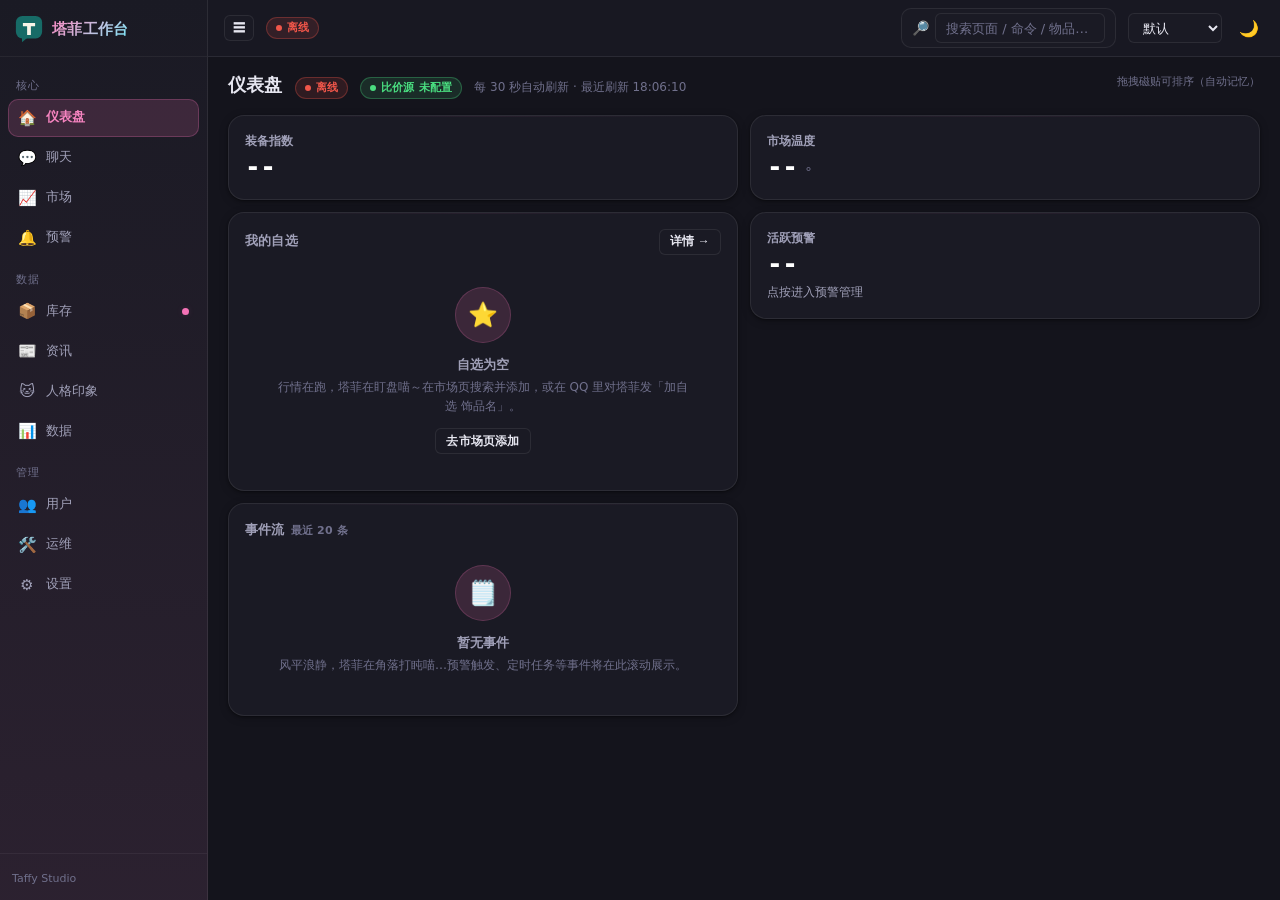
<file: desktop/frontend/index.html>
<!DOCTYPE html>
<html lang="zh-CN">
<head>
  <meta charset="UTF-8" />
  <meta http-equiv="Content-Security-Policy"
        content="default-src 'self'; script-src 'self' 'unsafe-eval'; style-src 'self' 'unsafe-inline'; img-src 'self' data:; connect-src 'none'" />
  <title>塔菲桌面工作台</title>
  <link rel="stylesheet" href="css/themes.css" />
  <link rel="stylesheet" href="css/app.css" />
</head>
<body>
  <div id="app"></div>
  <script src="vendor/vue.global.prod.js"></script>
  <script src="vendor/echarts.min.js"></script>
  <script type="module" src="js/main.js"></script>
</body>
</html>
</file>
<file: desktop/frontend/css/themes.css>
/* =====================================================================
   themes.css — 塔菲桌面工作台设计令牌 V4（粉彩夜猫娘 / Pastel Neko）

   设计方向：冷灰黑暗夜 + 粉彩粉主色 + 粉彩青辅色，贴合猫娘人设
   与 CS2 饰品市场的专业行情调性。详见 css/DESIGN.md。

   规则：
   1. 语义层变量全集；既有变量名一个不删（兼容旧引用）。
   2. 所有 accent 浅变体一律 color-mix 从 --accent 动态派生。
   3. app.css 只消费这里的变量，不得定义颜色字面量。
   ===================================================================== */

:root,
[data-theme="light"] {
  /* ── 表面（亮色：奶油白） ─────────────────────────── */
  --bg: #f4f2f7;            /* 页面底：奶油白 */
  --bg-panel: #ffffff;      /* 面板/卡片 */
  --bg-hover: #eceaf2;
  --bg-active: #e0dce8;
  --surface-1: #ffffff;
  --surface-2: #f6f4fa;
  --surface-3: #ffffff;

  /* ── 文本 ─────────────────────────────────────────── */
  --text: #3c3c4e;
  --text-strong: #2a2a3e;
  --text-dim: #6a6a80;
  --text-faint: #a0a0b8;

  /* ── 描边 ─────────────────────────────────────────── */
  --border: #dcd8e8;
  --border-strong: #c8c4d8;
  --border-soft: #eae6f2;

  /* ── 品牌（亮色下用深粉保证可读） ─────────────────── */
  --accent: #e879a8;        /* 粉彩粉（亮色变体） */
  --accent-strong: color-mix(in srgb, var(--accent) 72%, #2a2a3e);
  --accent-soft: color-mix(in srgb, var(--accent) 12%, transparent);
  --accent-2: #0e9cb8;      /* 粉彩青辅色（亮色可读版） */

  /* ── 语义 ─────────────────────────────────────────── */
  --up: #e04a3a;            /* 红涨（中国市场语义，勿改） */
  --down: #2ab85a;          /* 绿跌 */
  --warn: #d98a20;
  --danger: #e04a3a;
  --ok: #2ab85a;

  /* ── 阴影 ─────────────────────────────────────────── */
  --shadow: 0 1px 3px rgba(60, 60, 78, .06), 0 4px 14px rgba(60, 60, 78, .05);
  --shadow-1: 0 1px 2px rgba(60, 60, 78, .05), 0 2px 8px rgba(60, 60, 78, .04);
  --shadow-2: 0 4px 10px rgba(60, 60, 78, .08), 0 10px 28px rgba(60, 60, 78, .08);
  --shadow-3: 0 10px 24px rgba(60, 60, 78, .12), 0 24px 60px rgba(60, 60, 78, .14);

  /* ── 骨架屏 / 图表 ────────────────────────────────── */
  --skeleton-base: color-mix(in srgb, var(--border) 55%, var(--bg-panel));
  --skeleton-glow: color-mix(in srgb, var(--border) 92%, var(--text-faint));
  --chart-grid: color-mix(in srgb, var(--border) 66%, transparent);
  --chart-axis: var(--text-faint);
  --chart-tooltip-bg: color-mix(in srgb, var(--surface-3) 96%, var(--bg));
}

[data-theme="dark"] {
  /* ── 表面（暗夜：冷灰黑，去紫） ───────────────────── */
  --bg: #14141c;
  --bg-panel: #1a1a24;
  --bg-hover: #22222e;
  --bg-active: #2a2a3a;
  --surface-1: #1a1a24;
  --surface-2: #22222e;
  --surface-3: #282836;

  /* ── 文本 ─────────────────────────────────────────── */
  --text: #e6e6f0;
  --text-strong: #ffffff;
  --text-dim: #a0a0b8;
  --text-faint: #70708c;

  /* ── 描边 ─────────────────────────────────────────── */
  --border: rgba(255, 255, 255, 0.08);
  --border-strong: rgba(255, 255, 255, 0.14);
  --border-soft: rgba(255, 255, 255, 0.05);

  /* ── 品牌（粉彩粉） ───────────────────────────────── */
  --accent: #f472b6;        /* 粉彩粉主色（牛奶粉） */
  --accent-strong: color-mix(in srgb, var(--accent) 82%, #ffd6ec);
  --accent-soft: color-mix(in srgb, var(--accent) 15%, transparent);
  --accent-2: #67e8f9;      /* 粉彩青辅色 */

  /* ── 语义 ─────────────────────────────────────────── */
  --up: #f0564a;            /* 橙红（涨） */
  --down: #4ade80;          /* 黄绿（跌） */
  --warn: #fbbf24;
  --danger: #f0564a;
  --ok: #4ade80;

  /* ── 阴影（暗夜克制质感） ─────────────────────────── */
  --shadow: 0 1px 3px rgba(0, 0, 0, .4), 0 4px 14px rgba(0, 0, 0, .3);
  --shadow-1: 0 1px 2px rgba(0, 0, 0, .35), 0 2px 8px rgba(0, 0, 0, .25);
  --shadow-2: 0 4px 12px rgba(0, 0, 0, .5), 0 8px 24px rgba(0, 0, 0, .35);
  --shadow-3: 0 12px 32px rgba(0, 0, 0, .6), 0 24px 64px rgba(0, 0, 0, .5);
}

/* ── 主色族（accent-soft/ring 全部动态派生） ────────── */
[data-accent="warm"]  { --accent: #f472b6; }  /* 粉彩粉（默认） */
[data-accent="rose"]  { --accent: #67e8f9; }  /* 粉彩青 */
[data-accent="honey"] { --accent: #a78bfa; }  /* 粉彩薰衣草 */
[data-accent="cream"] { --accent: #fb923c; }  /* 粉彩蜜桃 */
[data-theme="dark"][data-accent="rose"]  { --accent: #67e8f9; }
[data-theme="dark"][data-accent="honey"] { --accent: #a78bfa; }
[data-theme="dark"][data-accent="cream"] { --accent: #fb923c; }

/* ── 几何 / 节奏 / 字阶（主题无关） ─────────────────── */
:root {
  --radius-sm: 6px;
  --radius-md: 10px;
  --radius-lg: 16px;
  --radius-full: 999px;

  --space-1: 4px;
  --space-2: 8px;
  --space-3: 12px;
  --space-4: 16px;
  --space-5: 20px;
  --space-6: 24px;

  --font-xs: 11px;
  --font-sm: 12px;
  --font-md: 13px;
  --font-lg: 15px;
  --font-xl: 18px;
  --font-display: 26px;

  --font-mono: Consolas, "Cascadia Mono", "JetBrains Mono", monospace;

  --control-height: 30px;

  --dur-fast: 120ms;
  --dur-norm: 200ms;
  --ease: cubic-bezier(.2, .7, .3, 1);

  --focus-ring: 0 0 0 3px color-mix(in srgb, var(--accent) 28%, transparent);

  /* 粉彩发光（仅用于 active 指示/状态点/主按钮 hover） */
  --glow-accent: 0 0 12px color-mix(in srgb, var(--accent) 20%, transparent);
  --glow-accent-soft: 0 0 6px color-mix(in srgb, var(--accent) 12%, transparent);
}
</file>
<file: desktop/frontend/css/app.css>
/* =====================================================================
   app.css — 只消费 themes.css 变量；布局 / 组件库 / 全局体验样式。
   V4 粉彩夜猫娘：冷灰黑底 + 粉彩克制强调 + 零多余发光。
   （颜色一律 var(--*)，唯一例外为白字按钮文字等无色相中性值）
   ===================================================================== */

* { box-sizing: border-box; margin: 0; padding: 0; }
html, body, #app { height: 100%; }

body {
  font-family: "Segoe UI Variable Text", "Segoe UI", "Microsoft YaHei", system-ui, sans-serif;
  background: var(--bg); color: var(--text); font-size: 14px;
  line-height: 1.6;
  overflow: hidden;
  -webkit-font-smoothing: antialiased;
}

::selection { background: var(--accent-soft); color: var(--text-strong); }

::-webkit-scrollbar { width: 8px; height: 8px; }
::-webkit-scrollbar-track { background: transparent; }
::-webkit-scrollbar-thumb {
  background: var(--border-strong); border-radius: var(--radius-full);
  border: 2px solid var(--bg);
}
::-webkit-scrollbar-thumb:hover { background: var(--accent); }

/* ── 键盘可达性：统一 focus 可见环 ─────────────────── */
:focus { outline: none; }
:focus-visible {
  outline: none;
  box-shadow: var(--focus-ring);
  border-radius: var(--radius-sm);
}
.btn:focus-visible, input:focus-visible, textarea:focus-visible, select:focus-visible {
  box-shadow: var(--focus-ring);
}

.layout { display: flex; height: 100vh; }

/* ════════════════ 侧栏 ════════════════ */
.sidebar {
  width: 208px;
  background: linear-gradient(180deg, var(--surface-1) 0%, color-mix(in srgb, var(--surface-1) 92%, var(--accent) 8%) 100%);
  border-right: 1px solid var(--border);
  display: flex; flex-direction: column; transition: width var(--dur-norm) var(--ease);
  flex-shrink: 0; z-index: 10;
}
.sidebar.collapsed { width: 56px; }
.brand {
  display: flex; align-items: center; gap: var(--space-2);
  padding: 14px 14px 12px; font-weight: 700; font-size: var(--font-lg);
  letter-spacing: .3px;
  border-bottom: 1px solid var(--border-soft);
  margin-bottom: var(--space-1);
}
.brand-logo {
  width: 30px; height: 30px; border-radius: 8px;
  object-fit: contain; flex-shrink: 0;
}
.brand .brand-text {
  background: linear-gradient(135deg, var(--accent-strong), var(--accent-2));
  -webkit-background-clip: text; -webkit-text-fill-color: transparent;
  background-clip: text;
}
.nav { flex: 1; overflow-y: auto; overflow-x: hidden; padding: var(--space-1) var(--space-2) var(--space-4); }
.nav-group-label {
  font-size: var(--font-xs); color: var(--text-faint); text-transform: uppercase;
  letter-spacing: 1.2px; padding: var(--space-3) var(--space-2) var(--space-1);
  user-select: none; white-space: nowrap;
}
.nav-item {
  position: relative;
  display: flex; align-items: center; gap: 10px; padding: 7px 10px; margin-bottom: 2px;
  border-radius: var(--radius-md); cursor: pointer; color: var(--text-dim);
  font-size: var(--font-md); white-space: nowrap; user-select: none;
  transition: background var(--dur-fast) var(--ease), color var(--dur-fast) var(--ease);
}
.nav-item:hover { background: var(--bg-hover); color: var(--text); }
.nav-item.active {
  background: var(--accent-soft); color: var(--accent-strong); font-weight: 600;
  box-shadow: inset 0 0 0 1px color-mix(in srgb, var(--accent) 25%, transparent);
}
.nav-item.active::before {
  content: ""; position: absolute; left: -8px; top: 50%; transform: translateY(-50%);
  width: 3px; height: 16px; border-radius: var(--radius-full);
  background: var(--accent);
  box-shadow: var(--glow-accent);
}
[data-theme="dark"] .nav-item.active::before { display: none; }
.nav-item .ico { width: 18px; text-align: center; flex-shrink: 0; font-size: 15px; }
.nav-item .dot {
  width: 7px; height: 7px; border-radius: 50%; background: var(--accent);
  margin-left: auto; flex-shrink: 0;
  box-shadow: var(--glow-accent-soft);
}
.sidebar.collapsed .nav-label,
.sidebar.collapsed .brand-text,
.sidebar.collapsed .nav-group-label { display: none; }
.sidebar.collapsed .nav-item .dot { position: absolute; right: 6px; top: 6px; margin: 0; }
.side-foot {
  padding: var(--space-3); border-top: 1px solid var(--border-soft);
}
.side-version {
  font-size: var(--font-xs); color: var(--text-faint); white-space: nowrap; overflow: hidden;
}
.sidebar.collapsed .side-foot { text-align: center; padding-inline: 2px; }

/* ════════════════ 主区 / 顶栏 ════════════════ */
.main { flex: 1; display: flex; flex-direction: column; min-width: 0; }
.topbar {
  display: flex; align-items: center; gap: var(--space-3);
  padding: var(--space-2) var(--space-4);
  background: color-mix(in srgb, var(--surface-1) 88%, transparent);
  backdrop-filter: blur(8px);
  border-bottom: 1px solid var(--border); flex-shrink: 0; min-height: 48px; z-index: 20;
}
.conn-pill { display: inline-flex; align-items: center; gap: 7px; cursor: default; }
.status-dot {
  width: 9px; height: 9px; border-radius: 50%;
  background: var(--ok);
  box-shadow: 0 0 8px color-mix(in srgb, var(--ok) 70%, transparent);
}
.status-dot.offline { background: var(--danger); box-shadow: none; }
.status-dot.starting { background: var(--warn); box-shadow: none; animation: pulse 1.2s infinite; }
@keyframes pulse { 50% { opacity: .35; } }
.remote-chip {
  font-size: var(--font-xs); color: var(--accent-strong);
  background: var(--accent-soft); border-radius: var(--radius-full);
  padding: 1px 8px; max-width: 160px; overflow: hidden; text-overflow: ellipsis; white-space: nowrap;
  border: 1px solid color-mix(in srgb, var(--accent) 20%, transparent);
}
.topbar-title {
  font-size: var(--font-lg); font-weight: 650; color: var(--text);
  border-left: 1px solid var(--border); padding-left: var(--space-3);
}
.global-search {
  display: flex; align-items: center; gap: 6px;
  background: var(--bg-panel); border: 1px solid var(--border); border-radius: var(--radius-md);
  padding: 4px 10px; min-height: calc(var(--control-height) - 2px);
  transition: border-color var(--dur-fast) var(--ease), box-shadow var(--dur-fast) var(--ease);
}
.global-search:focus-within {
  border-color: var(--accent); box-shadow: var(--focus-ring);
}
.global-search input {
  border: none; background: transparent; width: 170px; font-size: var(--font-md); color: var(--text);
}
.global-search input:focus-visible { box-shadow: none; }
.global-search kbd {
  font-family: inherit; font-size: var(--font-xs); color: var(--text-faint);
  border: 1px solid var(--border); border-radius: 4px; padding: 0 5px; background: var(--bg);
}
.spacer { flex: 1; }
.kbd-hint {
  font-size: var(--font-sm); color: var(--text-dim); border: 1px solid var(--border);
  border-radius: var(--radius-sm); padding: 3px 10px; cursor: pointer; background: var(--bg);
  transition: color var(--dur-fast) var(--ease), border-color var(--dur-fast) var(--ease);
}
.kbd-hint:hover { color: var(--accent-strong); border-color: var(--accent); }
.theme-btn {
  background: none; border: 1px solid transparent; cursor: pointer; font-size: 16px;
  width: var(--control-height); height: var(--control-height); border-radius: var(--radius-md);
  display: inline-flex; align-items: center; justify-content: center;
  transition: background var(--dur-fast) var(--ease), transform var(--dur-fast) var(--ease);
}
.theme-btn:hover { background: var(--bg-hover); transform: scale(1.08); }
.scene-switcher select, .topbar select { min-height: var(--control-height); }
.scene-label { font-size: var(--font-sm); color: var(--text-faint); }

.content {
  flex: 1; overflow-y: auto; padding: var(--space-4) var(--space-5) var(--space-6);
}
.content.fill-mode { display: flex; flex-direction: column; overflow: hidden; }
.page-wrap {
  width: 100%; max-width: 1280px; margin: 0 auto;
  animation: view-in var(--dur-norm) var(--ease);
}
.fill-mode .page-wrap { max-width: none; display: flex; flex-direction: column; flex: 1; min-height: 0; }
@keyframes view-in { from { opacity: 0; transform: translateY(4px); } to { opacity: 1; transform: none; } }

/* ════════════════ 页头 ════════════════ */
.page-header {
  display: flex; align-items: flex-start; gap: var(--space-4); flex-wrap: wrap;
  margin-bottom: var(--space-4); min-width: 0;
}
.page-header-main { display: flex; align-items: baseline; gap: var(--space-3); flex-wrap: wrap; min-width: 0; flex: 1; }
.page-title {
  font-size: var(--font-xl); font-weight: 700; line-height: 1.3;
  letter-spacing: .2px; display: flex; align-items: center; gap: var(--space-2);
}
.page-subtitle { font-size: var(--font-sm); color: var(--text-faint); }
.page-header-actions { display: flex; align-items: center; gap: var(--space-2); flex-wrap: wrap; }

/* ════════════════ 卡片 / 栅格 / 文本工具 ════════════════ */
.card {
  background: var(--surface-1);
  border: 1px solid var(--border);
  border-radius: var(--radius-lg);
  padding: var(--space-4);
  box-shadow: var(--shadow-1);
  position: relative;
  overflow: hidden;
}
.card::before {
  content: ""; position: absolute; top: 0; left: 0; right: 0; height: 1px;
  background: linear-gradient(90deg, transparent, color-mix(in srgb, var(--accent) 10%, transparent), transparent);
  opacity: .6;
}
.card > h3, .card-head {
  font-size: var(--font-md); color: var(--text-dim); font-weight: 650;
  margin-bottom: var(--space-3); display: flex; align-items: center; gap: 6px;
  letter-spacing: .2px;
}
.card-accent { border-top: 2px solid var(--accent); }
.card-accent::before { display: none; }
.grid-2 { display: grid; grid-template-columns: repeat(2, minmax(0, 1fr)); gap: var(--space-3); }
.grid-3 { display: grid; grid-template-columns: repeat(3, minmax(0, 1fr)); gap: var(--space-3); }
@media (max-width: 1399px) { .grid-3 { grid-template-columns: repeat(2, minmax(0, 1fr)); } }
@media (max-width: 1199px) {
  .row { flex-wrap: wrap; }
}
.row { display: flex; align-items: center; gap: var(--space-2); }
.row.wrap { flex-wrap: wrap; }
.stack { display: flex; flex-direction: column; gap: var(--space-2); }
.muted { color: var(--text-dim); font-size: var(--font-sm); }
.faint { color: var(--text-faint); font-size: var(--font-xs); }
.big-num {
  font-size: var(--font-display); font-weight: 750; line-height: 1.2;
  color: var(--text-strong); font-variant-numeric: tabular-nums;
  font-family: var(--font-mono);
  letter-spacing: -.5px;
}
.up { color: var(--up); } .down { color: var(--down); }
.num { font-variant-numeric: tabular-nums; font-family: var(--font-mono); }
.mt-1 { margin-top: var(--space-1); } .mt-2 { margin-top: var(--space-2); }
.mt-3 { margin-top: var(--space-3); } .mt-4 { margin-top: var(--space-4); }
.mb-0 { margin-bottom: 0; }
.mb-2 { margin-bottom: var(--space-2); } .mb-3 { margin-bottom: var(--space-3); }
.ml-auto { margin-left: auto; } .ml-1 { margin-left: 4px; } .ml-3 { margin-left: var(--space-3); }
.gap-2 { gap: var(--space-2); } .gap-4 { gap: var(--space-4); } .gap-5 { gap: var(--space-5); }
.self-end { align-self: flex-end; padding-bottom: 4px; }
.chip-x { margin-left: 4px; cursor: pointer; font-weight: 700; }
.bridge-banner { max-width: 1280px; margin-inline: auto; width: 100%; box-sizing: border-box; }
.palette-foot { padding: 8px 14px; border-top: 1px solid var(--border); gap: 14px; }
.card-title-inline { font-size: var(--font-lg); color: var(--text); margin-bottom: 0; }
.drawer-user-id { font-size: var(--font-lg); }
.cmd-empty { padding: 10px 16px; }
.watch-row { cursor: pointer; border-radius: var(--radius-sm); padding: 5px 6px; transition: background var(--dur-fast) var(--ease); }
.watch-row:hover { background: var(--bg-hover); }
.wl-week { min-width: 64px; text-align: right; }
.sp-lines { max-width: 420px; margin: 0 auto; }
.grow { flex: 1; min-width: 0; }

/* ════════════════ 按钮 ════════════════ */
.btn {
  --btn-bg: var(--accent-strong);
  display: inline-flex; align-items: center; justify-content: center; gap: 6px;
  background: var(--btn-bg); color: #fff; border: 1px solid transparent; border-radius: var(--radius-sm);
  padding: 5px 13px; min-height: var(--control-height); cursor: pointer; font-size: var(--font-md);
  font-weight: 600; letter-spacing: .2px; user-select: none;
  transition: filter var(--dur-fast) var(--ease), background var(--dur-fast) var(--ease),
              transform var(--dur-fast) var(--ease), box-shadow var(--dur-fast) var(--ease);
}
.btn:hover:not(:disabled) {
  filter: brightness(1.1);
  box-shadow: var(--glow-accent-soft);
}
.btn:active:not(:disabled) { transform: translateY(1px); }
.btn:disabled { opacity: .5; cursor: not-allowed; }
.btn.ghost {
  background: var(--bg-panel); color: var(--text); border-color: var(--border);
}
.btn.ghost:hover:not(:disabled) { background: var(--bg-hover); filter: none; border-color: var(--accent); }
.btn.danger { --btn-bg: var(--danger); }
.btn.danger:hover:not(:disabled) { box-shadow: 0 0 8px color-mix(in srgb, var(--danger) 40%, transparent); }
.btn.sm { padding: 2px 10px; min-height: 26px; font-size: var(--font-sm); }
.btn.icon { width: var(--control-height); padding: 0; }
.btn .spin {
  width: 12px; height: 12px; border-radius: 50%; flex-shrink: 0;
  border: 2px solid color-mix(in srgb, #fff 40%, transparent);
  border-top-color: #fff; animation: spin .7s linear infinite;
}
@keyframes spin { to { transform: rotate(360deg); } }
.linklike {
  background: none; border: none; color: var(--accent-strong); cursor: pointer;
  font-size: inherit; padding: 0; text-decoration: underline;
  text-decoration-color: color-mix(in srgb, var(--accent) 45%, transparent);
  text-underline-offset: 3px;
}
.linklike:hover { color: var(--accent); }

/* ════════════════ 表单控件 ════════════════ */
input[type="text"], input[type="number"], input[type="password"], input[type="time"], textarea, select {
  background: var(--bg-panel); color: var(--text); border: 1px solid var(--border);
  border-radius: var(--radius-sm); padding: 5px 10px; outline: none; font-size: var(--font-md);
  min-height: var(--control-height); font-family: inherit;
  transition: border-color var(--dur-fast) var(--ease), box-shadow var(--dur-fast) var(--ease);
}
textarea { min-height: unset; line-height: 1.55; resize: vertical; }
input:hover:not(:disabled):not(:focus), select:hover, textarea:hover:not(:focus) { border-color: var(--border-strong); }
input:focus, textarea:focus, select:focus { border-color: var(--accent); box-shadow: var(--focus-ring); }
input::placeholder, textarea::placeholder { color: var(--text-faint); }
input.is-invalid, select.is-invalid { border-color: var(--danger); }
input.is-invalid:focus { box-shadow: 0 0 0 3px color-mix(in srgb, var(--danger) 25%, transparent); }
.field-msg { font-size: var(--font-sm); display: flex; align-items: center; gap: 4px; }
.field-msg.err { color: var(--danger); }
.field-msg.hint { color: var(--text-faint); }
.checkbox-row { display: inline-flex; align-items: center; gap: 6px; cursor: pointer; font-size: var(--font-md); color: var(--text-dim); }
.form-row { display: flex; flex-direction: column; gap: 5px; margin-bottom: var(--space-3); }
.form-row > label { font-size: var(--font-sm); color: var(--text-dim); font-weight: 600; }

/* ════════════════ StatusPill / badge ════════════════ */
.pill {
  display: inline-flex; align-items: center; gap: 5px; border-radius: var(--radius-full);
  padding: 1px 9px; font-size: var(--font-xs); font-weight: 600; letter-spacing: .2px;
  border: 1px solid transparent; white-space: nowrap;
}
.pill .pill-dot { width: 6px; height: 6px; border-radius: 50%; background: currentColor; }
.pill.ok     { color: var(--ok);     background: color-mix(in srgb, var(--ok) 12%, transparent);     border-color: color-mix(in srgb, var(--ok) 30%, transparent); }
.pill.warn   { color: var(--warn);   background: color-mix(in srgb, var(--warn) 14%, transparent);   border-color: color-mix(in srgb, var(--warn) 32%, transparent); }
.pill.danger { color: var(--danger); background: color-mix(in srgb, var(--danger) 12%, transparent); border-color: color-mix(in srgb, var(--danger) 30%, transparent); }
.pill.info   { color: var(--accent-strong); background: var(--accent-soft); border-color: color-mix(in srgb, var(--accent) 35%, transparent); }
.pill.neutral{ color: var(--text-dim); background: var(--bg-hover); border-color: var(--border); }
.badge {
  display: inline-block; border-radius: var(--radius-full); padding: 1px 9px; font-size: var(--font-xs);
  background: var(--bg-hover); color: var(--text-dim); font-weight: 500;
}
.badge.ok { color: var(--ok); background: color-mix(in srgb, var(--ok) 12%, transparent); }
.badge.warn { color: var(--warn); background: color-mix(in srgb, var(--warn) 14%, transparent); }
.badge.danger { color: var(--danger); background: color-mix(in srgb, var(--danger) 12%, transparent); }
.badge.accent { color: var(--accent-strong); background: var(--accent-soft); }

/* ════════════════ 统一 Tabs（滑块下划线） ════════════════ */
.app-tabs { position: relative; border-bottom: 1px solid var(--border); margin-bottom: var(--space-4); }
.app-tabs-scroll { display: flex; gap: var(--space-1); overflow-x: auto; scrollbar-width: none; }
.app-tabs-scroll::-webkit-scrollbar { display: none; }
.app-tab {
  appearance: none; background: none; border: none; cursor: pointer;
  display: inline-flex; align-items: center; gap: 6px; padding: 8px 14px;
  font-size: var(--font-md); color: var(--text-dim); white-space: nowrap;
  border-radius: var(--radius-sm) var(--radius-sm) 0 0; position: relative;
  transition: color var(--dur-fast) var(--ease), background var(--dur-fast) var(--ease);
}
.app-tab:hover { color: var(--text); background: var(--bg-hover); }
.app-tab[aria-selected="true"] { color: var(--accent-strong); font-weight: 650; }
.app-tab .tab-badge {
  font-size: var(--font-xs); min-width: 18px; text-align: center;
  background: var(--accent-soft); color: var(--accent-strong);
  border-radius: var(--radius-full); padding: 0 5px; line-height: 17px; font-weight: 700;
}
.tab-slider {
  position: absolute; bottom: -1px; height: 2px; background: var(--accent);
  border-radius: var(--radius-full);
  box-shadow: var(--glow-accent-soft);
  transition: transform var(--dur-norm) var(--ease), width var(--dur-norm) var(--ease);
  pointer-events: none;
}

/* ════════════════ StatePanel（骨架 / 空 / 错误） ════════════════ */
.state-panel { padding: var(--space-5) var(--space-4); text-align: center; }
.state-panel.tight { padding: var(--space-3) var(--space-2); }
.sp-lines { display: grid; gap: 10px; text-align: left; }
.sp-line { height: 13px; border-radius: var(--radius-full); background: linear-gradient(90deg, var(--skeleton-base) 25%, var(--skeleton-glow) 45%, var(--skeleton-base) 65%); background-size: 220% 100%; animation: shimmer 1.4s infinite linear; }
@keyframes shimmer { from { background-position: 130% 0; } to { background-position: -90% 0; } }
.sp-icon {
  width: 56px; height: 56px; margin: 0 auto var(--space-3); border-radius: 50%;
  display: flex; align-items: center; justify-content: center; font-size: 24px;
  background: var(--accent-soft);
  border: 1px solid color-mix(in srgb, var(--accent) 20%, transparent);
  color: var(--accent-strong);
}
.state-panel.error { color: var(--danger); }
.state-panel.error .sp-icon {
  background: color-mix(in srgb, var(--danger) 12%, transparent);
  border-color: color-mix(in srgb, var(--danger) 25%, transparent);
  color: var(--danger);
}
.state-empty-title { font-size: var(--font-md); font-weight: 650; color: var(--text-dim); margin-bottom: 2px; }
.state-desc { font-size: var(--font-sm); color: var(--text-faint); max-width: 420px; margin: 0 auto var(--space-3); }

/* ── 空状态萌化：腮红圆光晕 ─────────────────────────── */
.state-panel.empty .sp-icon {
  position: relative;
}
.state-panel.empty .sp-icon::after {
  content: "";
  position: absolute;
  inset: -10px;
  border-radius: 50%;
  background: radial-gradient(circle, color-mix(in srgb, var(--accent) 12%, transparent) 0%, transparent 68%);
  z-index: -1;
  pointer-events: none;
}

/* ════════════════ StatCard ════════════════ */
.stat-card { position: relative; overflow: hidden; }
.stat-card.clickable { cursor: pointer; transition: transform var(--dur-fast) var(--ease), box-shadow var(--dur-fast) var(--ease), border-color var(--dur-fast) var(--ease); }
.stat-card.clickable:hover {
  transform: translateY(-2px); box-shadow: var(--shadow-2);
  border-color: color-mix(in srgb, var(--accent) 35%, var(--border));
}
.stat-label { font-size: var(--font-sm); color: var(--text-dim); font-weight: 600; }
.stat-value-row { display: flex; align-items: baseline; gap: var(--space-2); flex-wrap: wrap; margin-top: 2px; }
.stat-value {
  font-size: var(--font-display); font-weight: 750; color: var(--text-strong);
  font-variant-numeric: tabular-nums; line-height: 1.15;
  font-family: var(--font-mono); letter-spacing: -.5px;
}
.stat-unit { font-size: var(--font-md); color: var(--text-faint); font-weight: 500; }
.stat-delta { font-size: var(--font-md); font-weight: 700; font-variant-numeric: tabular-nums; font-family: var(--font-mono); }
.stat-trend { position: absolute; right: var(--space-3); bottom: var(--space-3); opacity: .85; }
.stat-status-dot {
  position: absolute; top: var(--space-3); right: var(--space-3);
  width: 8px; height: 8px; border-radius: 50%;
}

/* ════════════════ DataTable ════════════════ */
.dt-wrap { width: 100%; overflow-x: auto; }
.dt-table { width: 100%; border-collapse: collapse; font-size: var(--font-md); }
.dt-table th {
  text-align: left; color: var(--text-dim); font-weight: 650; font-size: var(--font-sm);
  padding: 7px 10px; border-bottom: 1px solid var(--border-strong);
  white-space: nowrap; user-select: none; letter-spacing: .3px;
  background: color-mix(in srgb, var(--bg-panel) 60%, transparent);
}
.dt-table th.sortable { cursor: pointer; }
.dt-table th.sortable:hover { color: var(--accent-strong); }
.dt-table th .sort-arrow { font-size: 10px; margin-left: 3px; opacity: .8; }
.dt-table td { padding: 7px 10px; border-bottom: 1px solid var(--border-soft); vertical-align: middle; }
.dt-table tbody tr { transition: background var(--dur-fast) var(--ease); }
.dt-table tbody tr:hover { background: var(--bg-hover); }
.dt-table tbody tr:last-child td { border-bottom: none; }
.dt-table tr.row-click { cursor: pointer; }
.td-num { text-align: right !important; font-variant-numeric: tabular-nums; font-family: var(--font-mono); }
th.th-num { text-align: right !important; }
.cell-ellipsis {
  max-width: 260px; overflow: hidden; text-overflow: ellipsis; white-space: nowrap;
  display: block;
}
.pill-row { display: inline-flex; gap: 4px; flex-wrap: wrap; }

/* ════════════════ KVList ════════════════ */
.kv-list { display: grid; grid-template-columns: auto 1fr; column-gap: var(--space-4); row-gap: 7px; font-size: var(--font-md); }
.kv-k { color: var(--text-faint); font-size: var(--font-sm); white-space: nowrap; padding-top: 1px; }
.kv-v { color: var(--text); min-width: 0; word-break: break-all; font-variant-numeric: tabular-nums; }

/* ════════════════ 图表容器 ════════════════ */
.chart-card-head { display: flex; align-items: baseline; gap: var(--space-2); margin-bottom: var(--space-2); }
.chart-title { font-size: var(--font-md); font-weight: 650; color: var(--text); }
.chart-subtitle { font-size: var(--font-xs); color: var(--text-faint); }
.chart { width: 100%; height: 380px; }
.chart-sm { width: 100%; height: 130px; }
.bar-track { height: 8px; background: var(--bg-hover); border-radius: var(--radius-full); overflow: hidden; }
.bar-fill {
  height: 100%;
  background: linear-gradient(90deg, var(--accent), var(--accent-2));
  border-radius: var(--radius-full);
  transition: width var(--dur-norm) var(--ease);
}

/* ════════════════ 抽屉 Drawer ════════════════ */
.drawer-overlay, .modal {
  position: fixed; inset: 0; z-index: 110;
  background: color-mix(in srgb, #14141c 60%, transparent);
  backdrop-filter: blur(3px);
}
.drawer-overlay { display: flex; justify-content: flex-end; }
.drawer {
  width: 480px; max-width: 92vw; height: 100%;
  background: var(--surface-3); border-left: 1px solid var(--border);
  box-shadow: var(--shadow-3); display: flex; flex-direction: column;
  animation: drawer-in var(--dur-norm) var(--ease);
}
@keyframes drawer-in { from { transform: translateX(30px); opacity: .4; } to { transform: none; opacity: 1; } }
.drawer.closing { animation: drawer-out var(--dur-norm) var(--ease) forwards; }
@keyframes drawer-out { to { transform: translateX(40px); opacity: 0; } }
.drawer-head {
  display: flex; align-items: center; gap: var(--space-2);
  padding: var(--space-4); border-bottom: 1px solid var(--border);
}
.drawer-title { font-size: var(--font-lg); font-weight: 700; }
.drawer-body { flex: 1; overflow-y: auto; padding: var(--space-4); display: flex; flex-direction: column; gap: var(--space-4); }
.drawer-foot { padding: var(--space-3) var(--space-4); border-top: 1px solid var(--border); display: flex; justify-content: flex-end; gap: var(--space-2); }
.section-title {
  font-size: var(--font-sm); font-weight: 700; color: var(--text-dim);
  text-transform: uppercase; letter-spacing: 1px; margin-bottom: var(--space-2);
}
.divider { border: none; border-top: 1px solid var(--border-soft); margin: var(--space-2) 0; }

/* ════════════════ 弹窗 / 命令面板 ════════════════ */
.overlay {
  position: fixed; inset: 0;
  background: color-mix(in srgb, #14141c 55%, transparent);
  backdrop-filter: blur(3px); z-index: 100;
  display: flex; justify-content: center; align-items: flex-start; padding-top: 11vh;
}
.modal { display: flex; justify-content: center; align-items: center; }
.palette {
  width: 580px; max-width: 94vw; background: var(--surface-3); border-radius: var(--radius-lg);
  box-shadow: var(--shadow-3);
  border: 1px solid color-mix(in srgb, var(--accent) 20%, var(--border));
  overflow: hidden;
}
.palette input {
  width: 100%; border: none; border-bottom: 1px solid var(--border); border-radius: 0;
  padding: 13px 16px; font-size: var(--font-lg); background: transparent; color: var(--text);
}
.palette input:focus { box-shadow: none; border-bottom-color: var(--accent); }
.palette-list { max-height: 340px; overflow-y: auto; padding: 6px 0; }
.palette-group-label {
  font-size: var(--font-xs); color: var(--text-faint); letter-spacing: 1px;
  padding: 8px 16px 3px; text-transform: uppercase; user-select: none;
}
.palette-item { padding: 8px 16px; cursor: pointer; display: flex; gap: 10px; align-items: center; font-size: var(--font-md); }
.palette-item:hover, .palette-item.hl { background: var(--accent-soft); color: var(--accent-strong); }
.modal-box {
  width: 430px; max-width: 94vw; background: var(--surface-3); border-radius: var(--radius-lg);
  padding: var(--space-5);
  border: 1px solid color-mix(in srgb, var(--accent) 15%, var(--border));
  box-shadow: var(--shadow-3);
}
.modal-box h4 { margin-bottom: var(--space-3); font-size: var(--font-lg); }
.confirm-input input { width: 100%; margin-top: var(--space-2); }

/* ════════════════ Toast ════════════════ */
.toasts {
  position: fixed; right: 18px; bottom: 18px; display: flex; flex-direction: column-reverse;
  gap: var(--space-2); z-index: 300;
}
.toast {
  position: relative;
  display: flex; align-items: flex-start; gap: 8px;
  background: var(--surface-3);
  border: 1px solid var(--border);
  border-left: 4px solid var(--accent);
  border-radius: var(--radius-md); padding: 9px 30px 9px 12px; min-width: 250px; max-width: 400px;
  box-shadow: var(--shadow-2); font-size: var(--font-md);
  animation: toast-in var(--dur-norm) var(--ease);
  backdrop-filter: blur(8px);
}
@keyframes toast-in { from { opacity: 0; transform: translateY(8px); } to { opacity: 1; transform: none; } }
.toast .t-icon { flex-shrink: 0; line-height: 1.4; }
.toast.info    { border-left-color: var(--accent); }
.toast.success { border-left-color: var(--ok); }
.toast.warning { border-left-color: var(--warn); }
.toast.error   { border-left-color: var(--danger); }
.toast .t-close {
  position: absolute; top: 4px; right: 6px; border: none; background: none; cursor: pointer;
  color: var(--text-faint); font-size: 14px; line-height: 1; padding: 3px; border-radius: 4px;
}
.toast .t-close:hover { color: var(--text); background: var(--bg-hover); }

/* ════════════════ Tooltip（[data-tip] 指令式） ════════════════ */
[data-tip] { position: relative; }
[data-tip]:hover::after {
  content: attr(data-tip);
  position: absolute; left: 50%; bottom: calc(100% + 6px); transform: translateX(-50%);
  background: var(--surface-3);
  color: var(--text); font-size: var(--font-xs); line-height: 1.4; white-space: nowrap;
  padding: 4px 9px; border-radius: var(--radius-sm); z-index: 500; pointer-events: none;
  border: 1px solid var(--border);
  box-shadow: var(--shadow-2);
  animation: tip-in var(--dur-fast) var(--ease);
}
@keyframes tip-in { from { opacity: 0; } to { opacity: 1; } }

/* ════════════════ 聊天气泡 ════════════════ */
.bubble-flow { display: flex; flex-direction: column; gap: 10px; padding: var(--space-4); overflow-y: auto; flex: 1; min-height: 0; }
.bubble {
  max-width: 76%; padding: 9px 13px; border-radius: 14px; line-height: 1.6;
  white-space: pre-wrap; word-break: break-word; font-size: var(--font-md);
  box-shadow: var(--shadow-1);
  position: relative;
}
.bubble.user {
  align-self: flex-end;
  background: linear-gradient(135deg, var(--accent-strong), var(--accent));
  color: #fff; border-bottom-right-radius: 4px;
}
.bubble.bot {
  align-self: flex-start; background: var(--bg-hover);
  border-bottom-left-radius: 4px;
  border: 1px solid var(--border-soft);
}
.bubble.pending { opacity: .55; }
.chat-input-bar { display: flex; align-items: flex-start; gap: var(--space-2); position: relative; padding-top: var(--space-3); }

/* ════════════════ 时间线 / 磁贴 ════════════════ */
.timeline { list-style: none; }
.timeline li { position: relative; padding: 6px 0 6px 20px; border-left: 1px solid var(--border); font-size: var(--font-md); }
.timeline li:last-child { border-left-color: transparent; }
.timeline li::before {
  content: ""; position: absolute; left: -4.5px; top: 12px; width: 8px; height: 8px;
  border-radius: 50%; background: var(--accent);
}
.tile { cursor: default; transition: box-shadow var(--dur-fast) var(--ease); }
.tile.dragging { opacity: .45; }
.tile.drag-over { outline: 2px dashed var(--accent); outline-offset: 2px; }
.code-block {
  white-space: pre-wrap; font-family: var(--font-mono); font-size: 12px;
  line-height: 1.65; max-height: 320px; overflow-y: auto;
  background: var(--bg); border: 1px solid var(--border-soft); border-radius: var(--radius-md);
  padding: var(--space-3); color: var(--text);
}

/* ════════════════ 警示条 ════════════════ */
.alert-strip {
  display: flex; align-items: center; gap: var(--space-2);
  border: 1px solid color-mix(in srgb, var(--danger) 45%, transparent);
  background: color-mix(in srgb, var(--danger) 8%, transparent);
  color: var(--danger); border-radius: var(--radius-md);
  padding: var(--space-2) var(--space-3); font-size: var(--font-md); font-weight: 600;
}
.notice-strip {
  border: 1px solid color-mix(in srgb, var(--accent) 30%, transparent);
  background: color-mix(in srgb, var(--accent) 7%, transparent);
  color: var(--accent-strong); border-radius: var(--radius-md);
  padding: 5px 10px; font-size: var(--font-sm);
}

/* ════════════════ 响应式（窗口宽度断点） ════════════════ */
@media (max-width: 1299px) {
  .kbd-hint { display: none; }
  .scene-label { display: none; }
  .topbar-title { display: none; }
}
@media (max-width: 1199px) {
  .global-search input { width: 120px; }
  .content { padding: var(--space-3) var(--space-4) var(--space-5); }
}

/* ════════════════ 减动效 ════════════════ */
@media (prefers-reduced-motion: reduce) {
  *, *::before, *::after {
    animation-duration: .01ms !important; animation-iteration-count: 1 !important;
    transition-duration: .01ms !important;
  }
}

/* ════════════════ 视图级补充类 ════════════════ */
.chat-shell { flex: 1; display: flex; flex-direction: column; min-height: 0; width: 100%; max-width: 1280px; margin: 0 auto; }
.grow-shell { flex: 1; min-height: 240px; margin-top: var(--space-2); }
.chat-context { padding: 8px 14px; }
.ellipsis-one { overflow: hidden; text-overflow: ellipsis; white-space: nowrap; }
.cmd-pop {
  position: absolute; bottom: calc(100% - 6px); left: 0; width: 340px; z-index: 5;
  max-height: 260px; box-shadow: var(--shadow-2);
}
.send-btn { min-width: 92px; }
.expand-btn { margin-left: 8px; font-size: var(--font-xs); }

.search-result-card { padding: 6px 0; }

.account-card { cursor: pointer; transition: transform var(--dur-fast) var(--ease), box-shadow var(--dur-fast) var(--ease), border-color var(--dur-fast) var(--ease); }
.account-card:hover {
  transform: translateY(-2px); box-shadow: var(--shadow-2);
  border-color: color-mix(in srgb, var(--accent) 35%, var(--border));
}
.min-180 { min-width: 180px; }
.grow-shrink { flex-shrink: 0; }

.prose-body { white-space: pre-wrap; line-height: 1.75; font-size: var(--font-md); }
.news-item { padding: var(--space-2) 0; border-bottom: 1px solid var(--border-soft); }
.news-item:last-child { border-bottom: none; }
.ext-link {
  display: inline-block; font-size: var(--font-sm);
  color: var(--accent-strong); text-decoration: underline;
  text-decoration-color: color-mix(in srgb, var(--accent) 45%, transparent);
  text-underline-offset: 3px; word-break: break-all;
}
.news-row { display: flex; gap: var(--space-2); padding: 9px 6px; border-bottom: 1px solid var(--border-soft); align-items: flex-start; }
.news-row:last-child { border-bottom: none; }
.news-title { color: var(--text-dim); display: flex; align-items: center; gap: 6px; }
.news-title.unread { font-weight: 700; color: var(--text); opacity: 1; }
.news-title:not(.unread) { opacity: .62; font-weight: 400; }
.news-actions { flex-shrink: 0; align-self: center; }

.top-user-row { margin-bottom: var(--space-2); }

.log-view { max-height: 52vh; }

.cmd-pill { margin-right: 4px; }
.tl-row { padding: 3px 0; font-size: var(--font-md); }
.ban-grid { display: grid; grid-template-columns: repeat(2, minmax(0, 1fr)); gap: 2px var(--space-4); }
@media (max-width: 1399px) { .ban-grid { grid-template-columns: 1fr; } }
.ban-item { padding: 4px 0; font-size: var(--font-md); border-bottom: 1px dashed var(--border-soft); }
.ban-item:last-child { border-bottom: none; }
.member-list { max-height: 220px; overflow-y: auto; }
.member-row { padding: 3px 0; font-size: var(--font-md); }
.clickable-summary { cursor: pointer; }
.ml-1 { margin-left: 4px; }
.alert-strip.thin { padding: 4px 10px; font-weight: 500; font-size: var(--font-sm); }
.chat-log-preview { max-height: 320px; overflow-y: auto; border: 1px solid var(--border-soft); border-radius: var(--radius-md); padding: var(--space-2) var(--space-3); background: var(--bg); }
.log-line { padding: 3px 0; font-size: var(--font-md); }
.pre-wrap { white-space: pre-wrap; word-break: break-word; }
</file>
